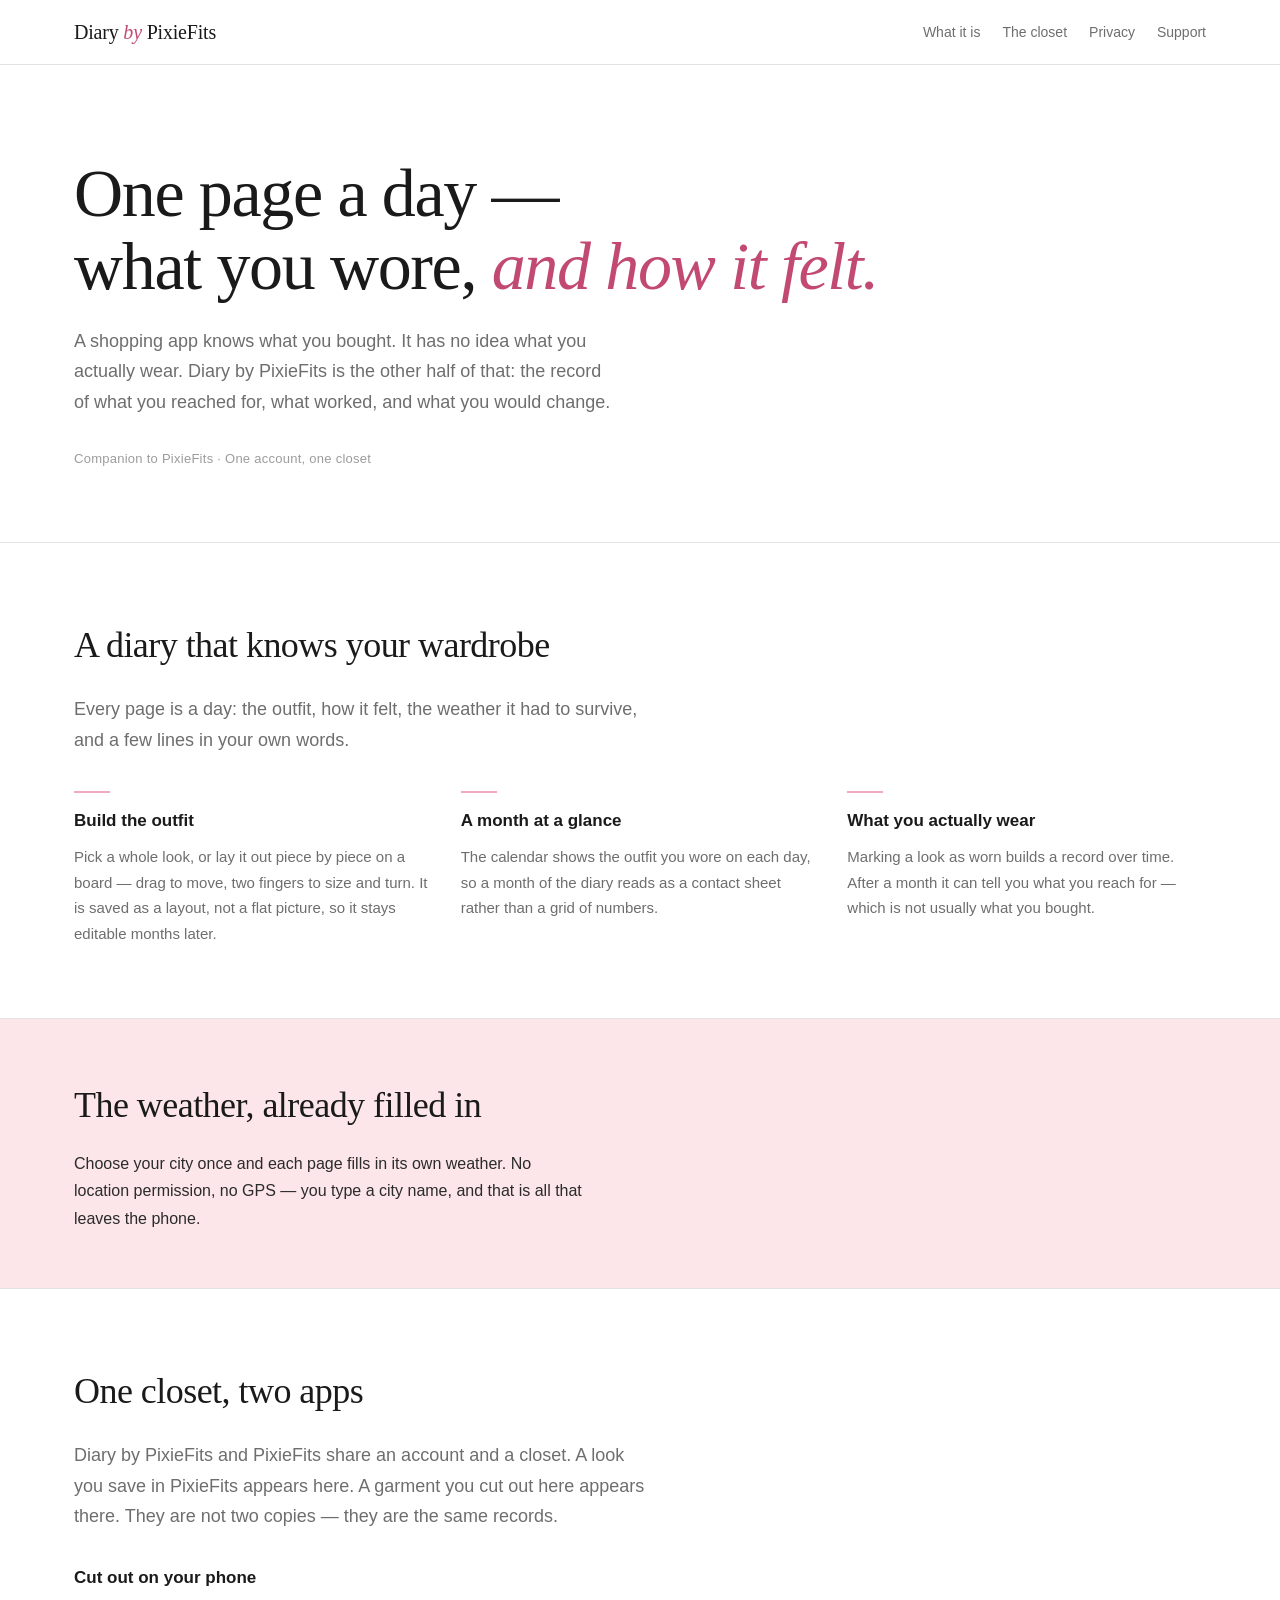
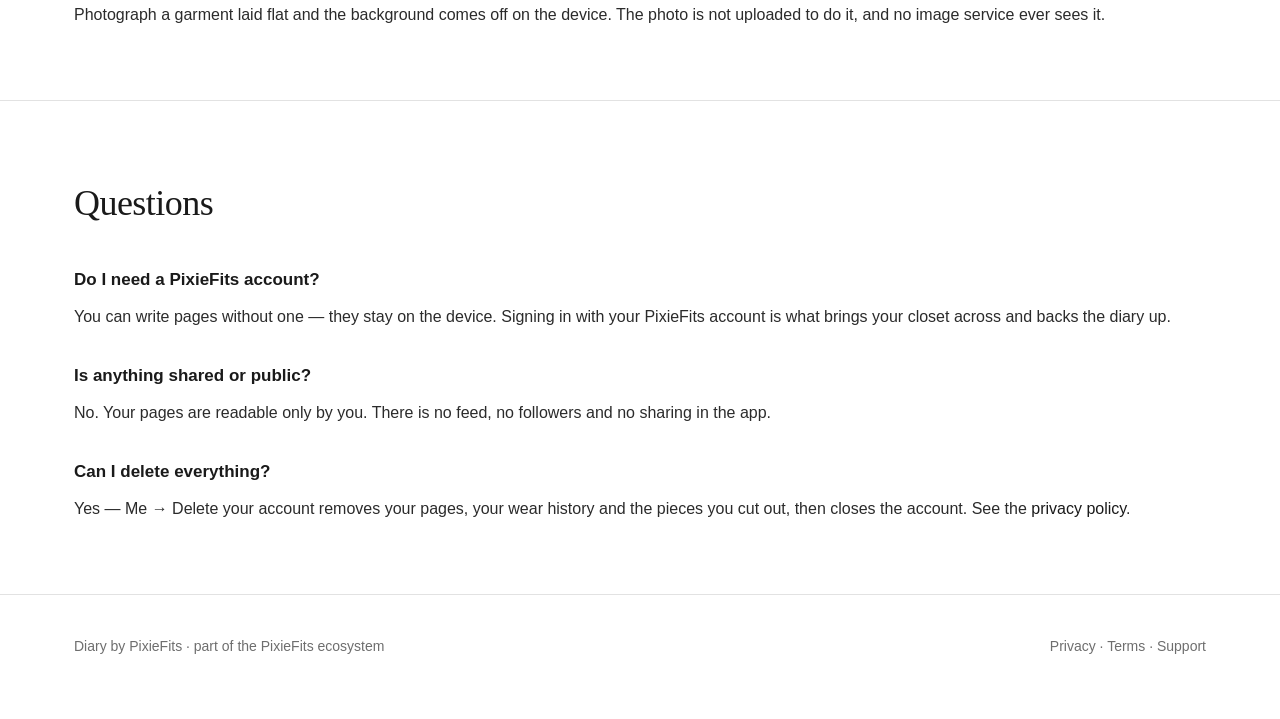
<file: index.html>
<!DOCTYPE html>
<html lang="en">
<head>
<meta charset="UTF-8">
<meta name="viewport" content="width=device-width, initial-scale=1.0">
<title>Diary by PixieFits — one page a day, for what you wore</title>
<meta name="description" content="A private diary for what you wore. Build the outfit piece by piece from your PixieFits closet, and see what you actually reach for.">
<meta property="og:title" content="Diary by PixieFits">
<meta property="og:description" content="One page a day — what you wore, and how it felt.">
<link rel="stylesheet" href="style.css">
<script src="lang.js" defer></script>
</head>
<body>

<nav class="nav">
  <div class="wrap">
    <a href="index.html" class="brand">Diary <em>by</em> PixieFits</a>
    <ul>
      <li><a class="link" href="#what">What it is</a></li>
      <li><a class="link" href="#closet">The closet</a></li>
      <li><a class="link" href="privacy.html">Privacy</a></li>
      <li><a class="link" href="support.html">Support</a></li>
    </ul>
  </div>
</nav>

<header class="hero">
  <div class="wrap">
    <h1>One page a day —<br>what you wore, <em>and how it felt.</em></h1>
    <p>
      A shopping app knows what you bought. It has no idea what you actually wear.
      Diary by PixieFits is the other half of that: the record of what you reached for,
      what worked, and what you would change.
    </p>
    <p class="meta">Companion to PixieFits · One account, one closet</p>
  </div>
</header>

<section id="what">
  <div class="wrap">
    <h2>A diary that knows your wardrobe</h2>
    <p class="lede">
      Every page is a day: the outfit, how it felt, the weather it had to survive,
      and a few lines in your own words.
    </p>
    <div class="grid3">
      <div class="card">
        <div class="rule"></div>
        <h3>Build the outfit</h3>
        <p>
          Pick a whole look, or lay it out piece by piece on a board — drag to move,
          two fingers to size and turn. It is saved as a layout, not a flat picture,
          so it stays editable months later.
        </p>
      </div>
      <div class="card">
        <div class="rule"></div>
        <h3>A month at a glance</h3>
        <p>
          The calendar shows the outfit you wore on each day, so a month of the diary
          reads as a contact sheet rather than a grid of numbers.
        </p>
      </div>
      <div class="card">
        <div class="rule"></div>
        <h3>What you actually wear</h3>
        <p>
          Marking a look as worn builds a record over time. After a month it can tell you
          what you reach for — which is not usually what you bought.
        </p>
      </div>
    </div>
  </div>
</section>

<div class="block">
  <div class="wrap">
    <h2>The weather, already filled in</h2>
    <p>
      Choose your city once and each page fills in its own weather. No location permission,
      no GPS — you type a city name, and that is all that leaves the phone.
    </p>
  </div>
</div>

<section id="closet">
  <div class="wrap">
    <h2>One closet, two apps</h2>
    <p class="lede">
      Diary by PixieFits and PixieFits share an account and a closet. A look you save in
      PixieFits appears here. A garment you cut out here appears there. They are not two
      copies — they are the same records.
    </p>
    <h3>Cut out on your phone</h3>
    <p>
      Photograph a garment laid flat and the background comes off on the device. The photo
      is not uploaded to do it, and no image service ever sees it.
    </p>
  </div>
</section>

<section>
  <div class="wrap">
    <h2>Questions</h2>
    <h3>Do I need a PixieFits account?</h3>
    <p>
      You can write pages without one — they stay on the device. Signing in with your
      PixieFits account is what brings your closet across and backs the diary up.
    </p>
    <h3>Is anything shared or public?</h3>
    <p>
      No. Your pages are readable only by you. There is no feed, no followers and no sharing
      in the app.
    </p>
    <h3>Can I delete everything?</h3>
    <p>
      Yes — Me → Delete your account removes your pages, your wear history and the pieces you
      cut out, then closes the account. See the <a href="privacy.html">privacy policy</a>.
    </p>
  </div>
</section>

<footer>
  <div class="wrap">
    <span>Diary by PixieFits · part of the PixieFits ecosystem</span>
    <span>
      <a href="privacy.html">Privacy</a> ·
      <a href="terms.html">Terms</a> ·
      <a href="support.html">Support</a>
    </span>
  </div>
</footer>

</body>
</html>
</file>
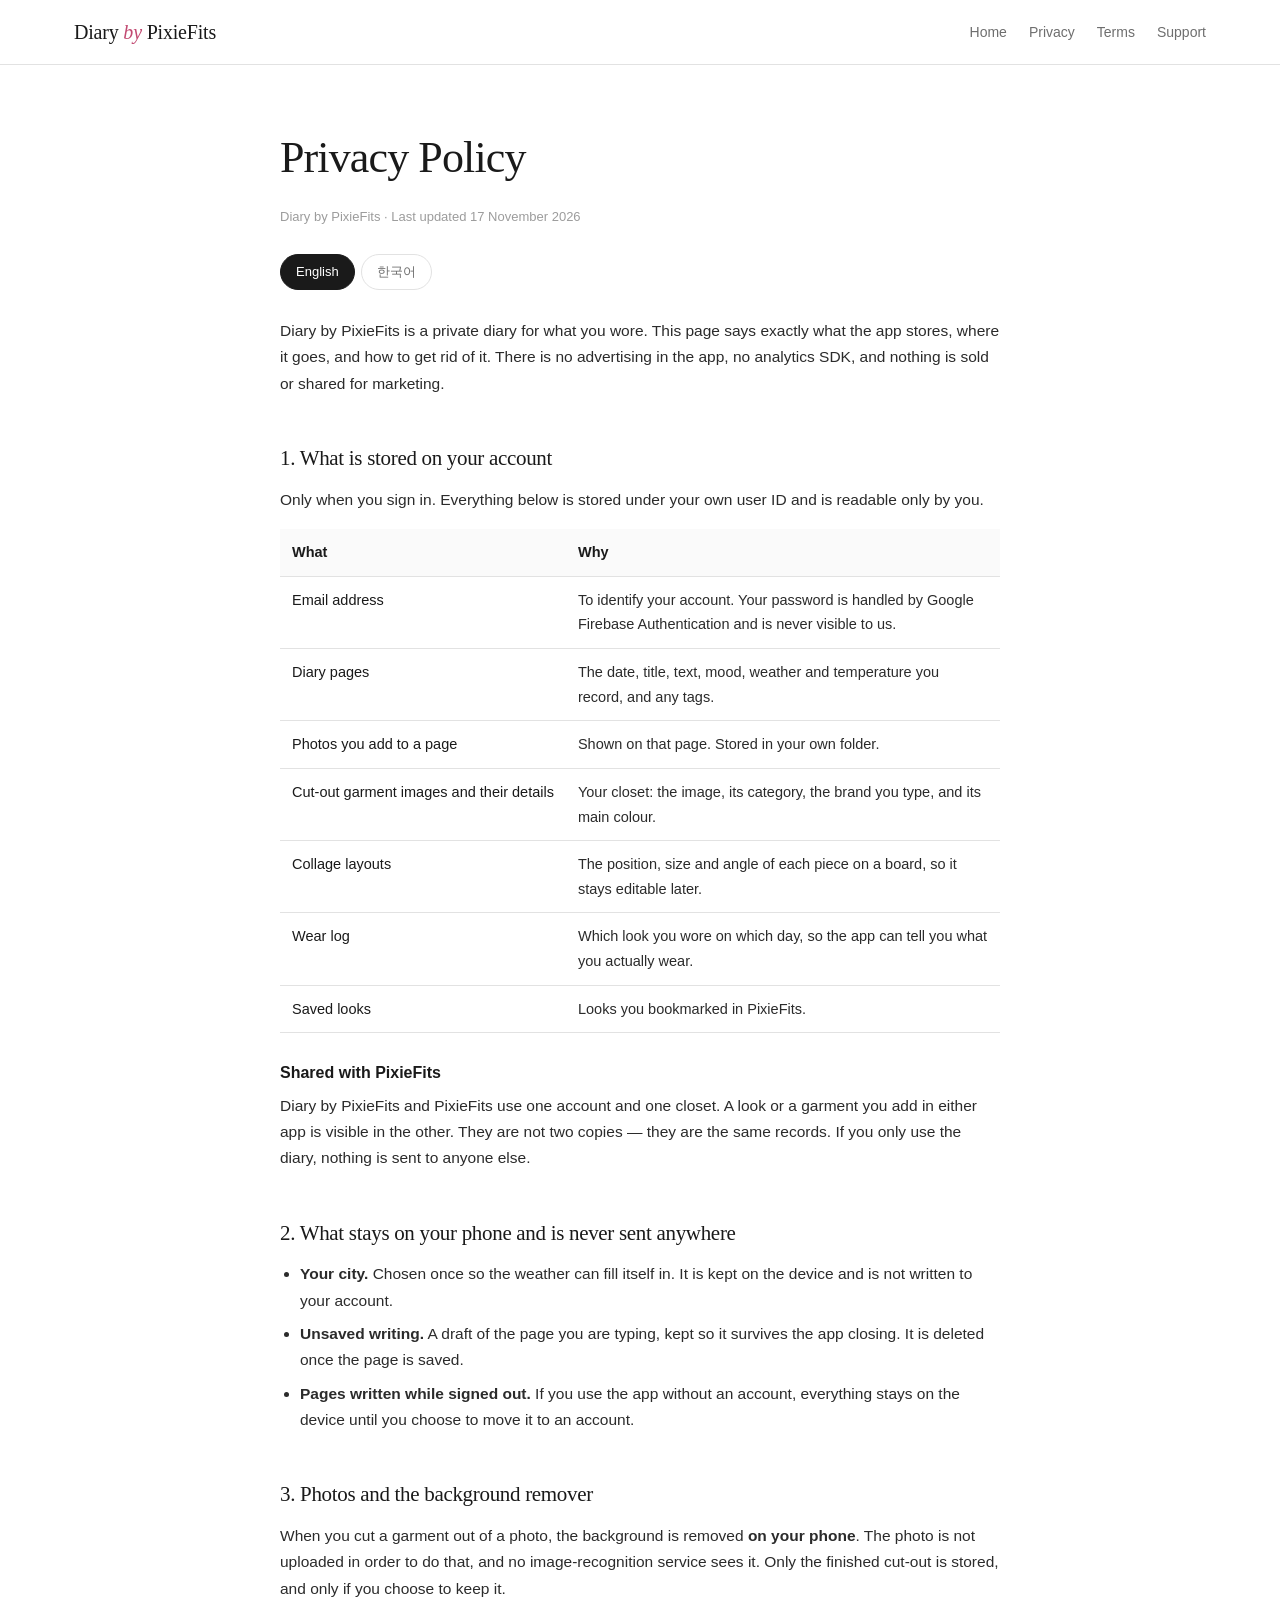
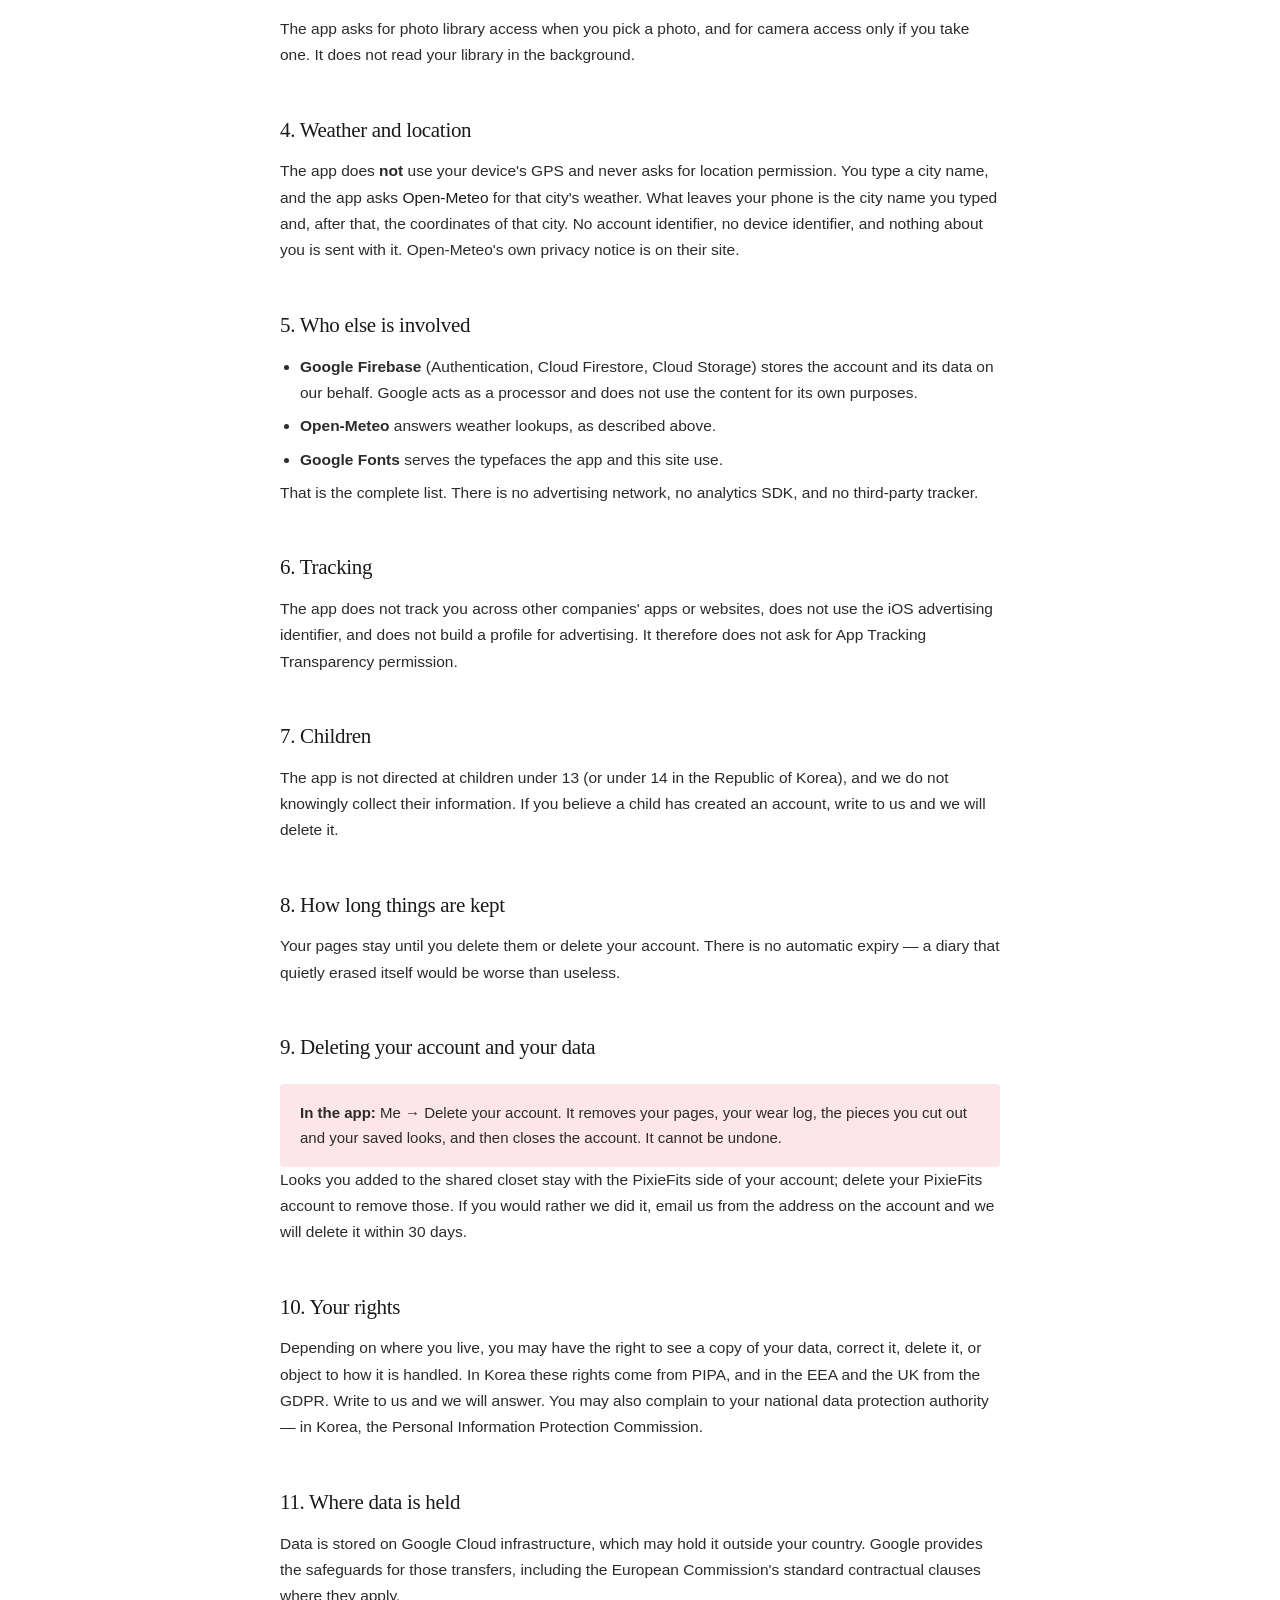
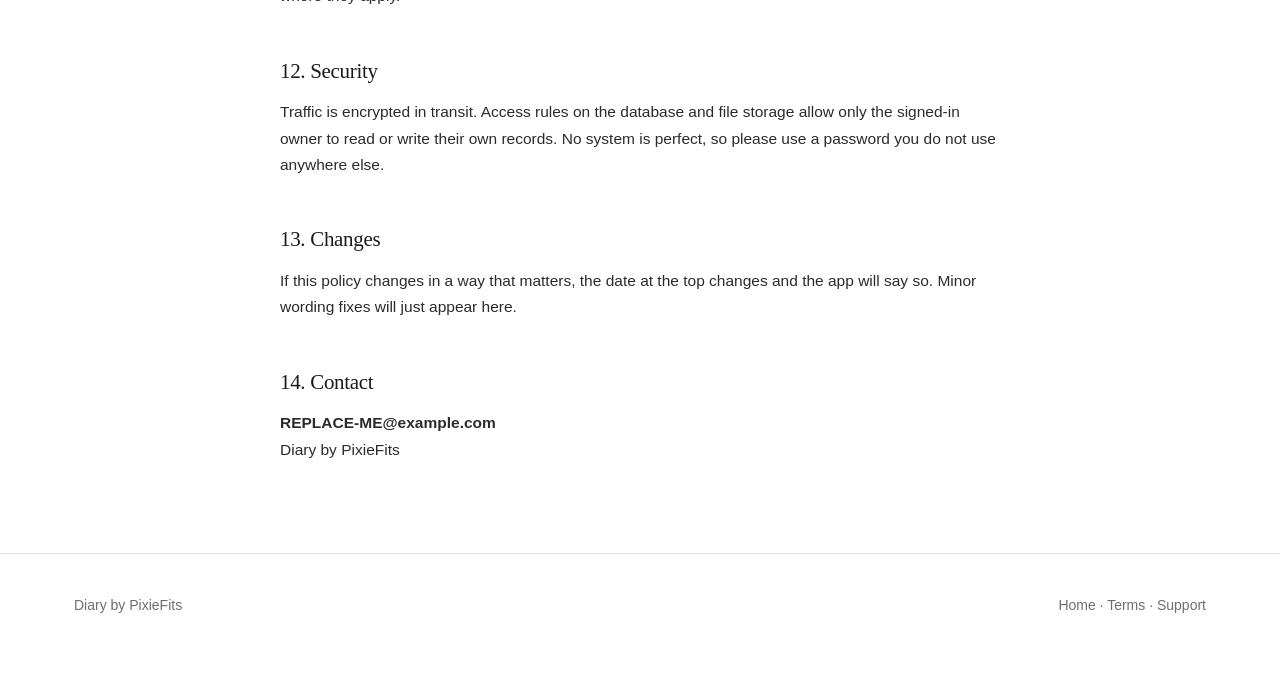
<file: privacy.html>
<!DOCTYPE html>
<html lang="en">
<head>
<meta charset="UTF-8">
<meta name="viewport" content="width=device-width, initial-scale=1.0">
<title>Privacy Policy — Diary by PixieFits</title>
<meta name="description" content="What Diary by PixieFits stores, where it is stored, and how to delete it.">
<link rel="stylesheet" href="style.css">
<script src="lang.js" defer></script>
</head>
<body>

<nav class="nav">
  <div class="wrap">
    <a href="index.html" class="brand">Diary <em>by</em> PixieFits</a>
    <ul>
      <li><a class="link" href="index.html">Home</a></li>
      <li><a class="link" href="privacy.html">Privacy</a></li>
      <li><a class="link" href="terms.html">Terms</a></li>
      <li><a class="link" href="support.html">Support</a></li>
    </ul>
  </div>
</nav>

<div class="wrap narrow doc">

  <!-- ============================ ENGLISH ============================ -->
  <div data-lang="en">
    <h1>Privacy Policy</h1>
    <p class="updated">Diary by PixieFits · Last updated 17 November 2026</p>

    <div class="langbar">
      <button data-set="en" aria-pressed="true">English</button>
      <button data-set="ko" aria-pressed="false">한국어</button>
    </div>

    <p style="margin-top:28px">
      Diary by PixieFits is a private diary for what you wore. This page says exactly what the
      app stores, where it goes, and how to get rid of it. There is no advertising in the app,
      no analytics SDK, and nothing is sold or shared for marketing.
    </p>

    <h2>1. What is stored on your account</h2>
    <p>Only when you sign in. Everything below is stored under your own user ID and is readable only by you.</p>
    <table>
      <thead><tr><th>What</th><th>Why</th></tr></thead>
      <tbody>
        <tr><td>Email address</td><td>To identify your account. Your password is handled by Google Firebase Authentication and is never visible to us.</td></tr>
        <tr><td>Diary pages</td><td>The date, title, text, mood, weather and temperature you record, and any tags.</td></tr>
        <tr><td>Photos you add to a page</td><td>Shown on that page. Stored in your own folder.</td></tr>
        <tr><td>Cut-out garment images and their details</td><td>Your closet: the image, its category, the brand you type, and its main colour.</td></tr>
        <tr><td>Collage layouts</td><td>The position, size and angle of each piece on a board, so it stays editable later.</td></tr>
        <tr><td>Wear log</td><td>Which look you wore on which day, so the app can tell you what you actually wear.</td></tr>
        <tr><td>Saved looks</td><td>Looks you bookmarked in PixieFits.</td></tr>
      </tbody>
    </table>

    <h3>Shared with PixieFits</h3>
    <p>
      Diary by PixieFits and PixieFits use one account and one closet. A look or a garment you add
      in either app is visible in the other. They are not two copies — they are the same records.
      If you only use the diary, nothing is sent to anyone else.
    </p>

    <h2>2. What stays on your phone and is never sent anywhere</h2>
    <ul>
      <li><strong>Your city.</strong> Chosen once so the weather can fill itself in. It is kept on the device and is not written to your account.</li>
      <li><strong>Unsaved writing.</strong> A draft of the page you are typing, kept so it survives the app closing. It is deleted once the page is saved.</li>
      <li><strong>Pages written while signed out.</strong> If you use the app without an account, everything stays on the device until you choose to move it to an account.</li>
    </ul>

    <h2>3. Photos and the background remover</h2>
    <p>
      When you cut a garment out of a photo, the background is removed <strong>on your phone</strong>.
      The photo is not uploaded in order to do that, and no image-recognition service sees it. Only
      the finished cut-out is stored, and only if you choose to keep it.
    </p>
    <p>
      The app asks for photo library access when you pick a photo, and for camera access only if
      you take one. It does not read your library in the background.
    </p>

    <h2>4. Weather and location</h2>
    <p>
      The app does <strong>not</strong> use your device's GPS and never asks for location permission.
      You type a city name, and the app asks
      <a href="https://open-meteo.com/" rel="noopener" target="_blank">Open-Meteo</a> for that city's
      weather. What leaves your phone is the city name you typed and, after that, the coordinates of
      that city. No account identifier, no device identifier, and nothing about you is sent with it.
      Open-Meteo's own privacy notice is on their site.
    </p>

    <h2>5. Who else is involved</h2>
    <ul>
      <li><strong>Google Firebase</strong> (Authentication, Cloud Firestore, Cloud Storage) stores the account and its data on our behalf. Google acts as a processor and does not use the content for its own purposes.</li>
      <li><strong>Open-Meteo</strong> answers weather lookups, as described above.</li>
      <li><strong>Google Fonts</strong> serves the typefaces the app and this site use.</li>
    </ul>
    <p>That is the complete list. There is no advertising network, no analytics SDK, and no third-party tracker.</p>

    <h2>6. Tracking</h2>
    <p>
      The app does not track you across other companies' apps or websites, does not use the iOS
      advertising identifier, and does not build a profile for advertising. It therefore does not
      ask for App Tracking Transparency permission.
    </p>

    <h2>7. Children</h2>
    <p>
      The app is not directed at children under 13 (or under 14 in the Republic of Korea), and we do
      not knowingly collect their information. If you believe a child has created an account, write
      to us and we will delete it.
    </p>

    <h2>8. How long things are kept</h2>
    <p>
      Your pages stay until you delete them or delete your account. There is no automatic expiry —
      a diary that quietly erased itself would be worse than useless.
    </p>

    <h2>9. Deleting your account and your data</h2>
    <div class="note">
      <strong>In the app:</strong> Me → Delete your account. It removes your pages, your wear log,
      the pieces you cut out and your saved looks, and then closes the account. It cannot be undone.
    </div>
    <p>
      Looks you added to the shared closet stay with the PixieFits side of your account; delete your
      PixieFits account to remove those. If you would rather we did it, email us from the address on
      the account and we will delete it within 30 days.
    </p>

    <h2>10. Your rights</h2>
    <p>
      Depending on where you live, you may have the right to see a copy of your data, correct it,
      delete it, or object to how it is handled. In Korea these rights come from PIPA, and in the
      EEA and the UK from the GDPR. Write to us and we will answer. You may also complain to your
      national data protection authority — in Korea, the Personal Information Protection Commission.
    </p>

    <h2>11. Where data is held</h2>
    <p>
      Data is stored on Google Cloud infrastructure, which may hold it outside your country. Google
      provides the safeguards for those transfers, including the European Commission's standard
      contractual clauses where they apply.
    </p>

    <h2>12. Security</h2>
    <p>
      Traffic is encrypted in transit. Access rules on the database and file storage allow only the
      signed-in owner to read or write their own records. No system is perfect, so please use a
      password you do not use anywhere else.
    </p>

    <h2>13. Changes</h2>
    <p>
      If this policy changes in a way that matters, the date at the top changes and the app will say
      so. Minor wording fixes will just appear here.
    </p>

    <h2>14. Contact</h2>
    <p>
      <!-- ⚠️⚠️ REPLACE THIS with your real contact address before publishing. ⚠️⚠️ -->
      <strong>REPLACE-ME@example.com</strong><br>
      Diary by PixieFits
    </p>
  </div>

  <!-- ============================ 한국어 ============================ -->
  <div data-lang="ko">
    <h1>개인정보 처리방침</h1>
    <p class="updated">Diary by PixieFits · 최종 수정 2026년 11월 17일</p>

    <div class="langbar">
      <button data-set="en" aria-pressed="false">English</button>
      <button data-set="ko" aria-pressed="true">한국어</button>
    </div>

    <p style="margin-top:28px">
      Diary by PixieFits는 그날 입은 옷을 기록하는 개인 일기 앱입니다. 이 문서는 앱이 무엇을
      저장하고, 그게 어디로 가며, 어떻게 지울 수 있는지를 그대로 적은 것입니다. 앱에는 광고가
      없고, 분석 SDK도 넣지 않았으며, 어떤 정보도 판매하거나 마케팅 목적으로 제공하지 않습니다.
    </p>

    <h2>1. 계정에 저장되는 것</h2>
    <p>로그인한 경우에만 해당합니다. 아래 항목은 모두 본인의 사용자 ID 아래에 저장되며 본인만 읽을 수 있습니다.</p>
    <table>
      <thead><tr><th>항목</th><th>이유</th></tr></thead>
      <tbody>
        <tr><td>이메일 주소</td><td>계정 식별용입니다. 비밀번호는 Google Firebase Authentication이 처리하며 저희는 볼 수 없습니다.</td></tr>
        <tr><td>일기 페이지</td><td>날짜, 제목, 본문, 기분, 날씨와 기온, 태그.</td></tr>
        <tr><td>페이지에 올린 사진</td><td>해당 페이지에 표시됩니다. 본인 폴더에만 저장됩니다.</td></tr>
        <tr><td>누끼 딴 옷 이미지와 정보</td><td>옷장입니다. 이미지, 종류, 직접 입력한 브랜드, 대표 색상.</td></tr>
        <tr><td>콜라주 배치</td><td>보드 위 각 조각의 위치·크기·각도. 나중에 다시 편집할 수 있도록 저장합니다.</td></tr>
        <tr><td>착용 기록</td><td>어느 날 무엇을 입었는지. 실제로 자주 입는 옷을 알려주기 위해 필요합니다.</td></tr>
        <tr><td>저장한 룩</td><td>PixieFits에서 저장해 둔 룩.</td></tr>
      </tbody>
    </table>

    <h3>PixieFits와 공유되는 부분</h3>
    <p>
      Diary by PixieFits와 PixieFits는 <strong>하나의 계정, 하나의 옷장</strong>을 씁니다. 한쪽에서
      추가한 룩이나 옷은 다른 쪽에서도 보입니다. 복사본이 아니라 같은 기록입니다. 일기 앱만
      쓰신다면 그 내용이 다른 누구에게도 전달되지 않습니다.
    </p>

    <h2>2. 기기에만 남고 어디로도 전송되지 않는 것</h2>
    <ul>
      <li><strong>거주 도시.</strong> 날씨를 자동으로 채우기 위해 한 번 선택합니다. 기기에만 저장되고 계정에는 기록되지 않습니다.</li>
      <li><strong>저장 전 작성 중인 글.</strong> 앱이 꺼져도 쓰던 문장이 남도록 보관하는 초안입니다. 페이지를 저장하면 삭제됩니다.</li>
      <li><strong>로그아웃 상태로 쓴 페이지.</strong> 계정 없이 사용하면 모든 내용이 기기에만 있으며, 직접 계정으로 옮기기 전까지는 전송되지 않습니다.</li>
    </ul>

    <h2>3. 사진과 배경 제거</h2>
    <p>
      사진에서 옷의 배경을 지우는 처리는 <strong>기기 안에서</strong> 이루어집니다. 이를 위해 사진을
      업로드하지 않으며, 어떤 이미지 인식 서비스도 사진을 보지 않습니다. 저장되는 것은 완성된
      누끼 이미지뿐이고, 그것도 사용자가 저장을 선택했을 때만 저장됩니다.
    </p>
    <p>
      사진을 고를 때 사진 보관함 권한을, 직접 촬영할 때만 카메라 권한을 요청합니다. 백그라운드에서
      사진 보관함을 읽지 않습니다.
    </p>

    <h2>4. 날씨와 위치</h2>
    <p>
      이 앱은 기기의 <strong>GPS를 사용하지 않으며</strong> 위치 권한을 요청하지도 않습니다. 사용자가
      도시 이름을 직접 입력하면 앱이
      <a href="https://open-meteo.com/" rel="noopener" target="_blank">Open-Meteo</a>에 그 도시의 날씨를
      조회합니다. 기기에서 나가는 정보는 입력한 도시 이름과, 그 다음부터는 해당 도시의 좌표뿐입니다.
      계정 식별자나 기기 식별자 등 사용자를 특정할 수 있는 정보는 함께 전송되지 않습니다.
    </p>

    <h2>5. 함께 관여하는 곳</h2>
    <ul>
      <li><strong>Google Firebase</strong> (인증, Cloud Firestore, Cloud Storage) — 저희를 대신해 계정과 데이터를 저장하는 수탁자이며, 그 내용을 자체 목적으로 사용하지 않습니다.</li>
      <li><strong>Open-Meteo</strong> — 위에 적은 날씨 조회를 처리합니다.</li>
      <li><strong>Google Fonts</strong> — 앱과 이 사이트의 글꼴을 제공합니다.</li>
    </ul>
    <p>이것이 전부입니다. 광고 네트워크, 분석 SDK, 제3자 트래커는 사용하지 않습니다.</p>

    <h2>6. 추적</h2>
    <p>
      다른 회사의 앱이나 웹사이트에 걸쳐 사용자를 추적하지 않고, iOS 광고 식별자를 사용하지 않으며,
      광고용 프로필을 만들지 않습니다. 따라서 앱 추적 투명성(ATT) 권한도 요청하지 않습니다.
    </p>

    <h2>7. 아동</h2>
    <p>
      이 앱은 만 14세 미만(대한민국 기준, 그 외 지역은 13세 미만) 아동을 대상으로 하지 않으며 해당
      정보를 알면서 수집하지 않습니다. 아동이 계정을 만든 것으로 보인다면 알려주시면 삭제하겠습니다.
    </p>

    <h2>8. 보유 기간</h2>
    <p>
      작성한 페이지는 직접 삭제하거나 계정을 삭제할 때까지 보관됩니다. 자동으로 만료되지 않습니다 —
      일기가 조용히 스스로 지워진다면 없느니만 못하니까요.
    </p>

    <h2>9. 계정과 데이터 삭제</h2>
    <div class="note">
      <strong>앱에서:</strong> Me → Delete your account. 작성한 페이지, 착용 기록, 누끼 조각, 저장한
      룩을 지우고 계정을 닫습니다. 되돌릴 수 없습니다.
    </div>
    <p>
      공용 옷장에 추가한 룩은 계정의 PixieFits 쪽에 남으며, PixieFits 계정을 삭제하면 함께 지워집니다.
      직접 하기 어려우시면 계정에 등록된 주소로 메일 주시면 30일 이내에 삭제해 드립니다.
    </p>

    <h2>10. 이용자의 권리</h2>
    <p>
      거주 지역에 따라 본인 정보의 열람, 정정, 삭제, 처리정지를 요구할 권리가 있습니다. 대한민국에서는
      「개인정보 보호법」에, 유럽경제지역과 영국에서는 GDPR에 근거합니다. 메일 주시면 회신드립니다.
      개인정보보호위원회를 비롯한 감독기관에 신고하실 수도 있습니다.
    </p>

    <h2>11. 데이터 보관 위치</h2>
    <p>
      데이터는 Google Cloud 인프라에 저장되며, 이용자의 국가 밖에 보관될 수 있습니다. 해당 국외 이전에
      대한 보호조치는 Google이 제공하며, 적용되는 경우 유럽연합 집행위원회의 표준계약조항이 포함됩니다.
    </p>

    <h2>12. 보안</h2>
    <p>
      전송 구간은 암호화됩니다. 데이터베이스와 파일 저장소의 접근 규칙은 로그인한 본인만 자신의 기록을
      읽고 쓸 수 있도록 제한합니다. 완전한 시스템은 없으므로, 다른 곳에서 쓰지 않는 비밀번호를 사용해 주세요.
    </p>

    <h2>13. 변경</h2>
    <p>
      의미 있는 변경이 있으면 상단의 날짜가 바뀌고 앱에서도 안내합니다. 표현을 다듬는 정도의 수정은
      이 페이지에만 반영됩니다.
    </p>

    <h2>14. 문의</h2>
    <p>
      <!-- ⚠️⚠️ 게시 전에 실제 연락처로 바꾸세요 ⚠️⚠️ -->
      <strong>REPLACE-ME@example.com</strong><br>
      Diary by PixieFits
    </p>
  </div>

</div>

<footer>
  <div class="wrap">
    <span>Diary by PixieFits</span>
    <span>
      <a href="index.html">Home</a> ·
      <a href="terms.html">Terms</a> ·
      <a href="support.html">Support</a>
    </span>
  </div>
</footer>

</body>
</html>
</file>
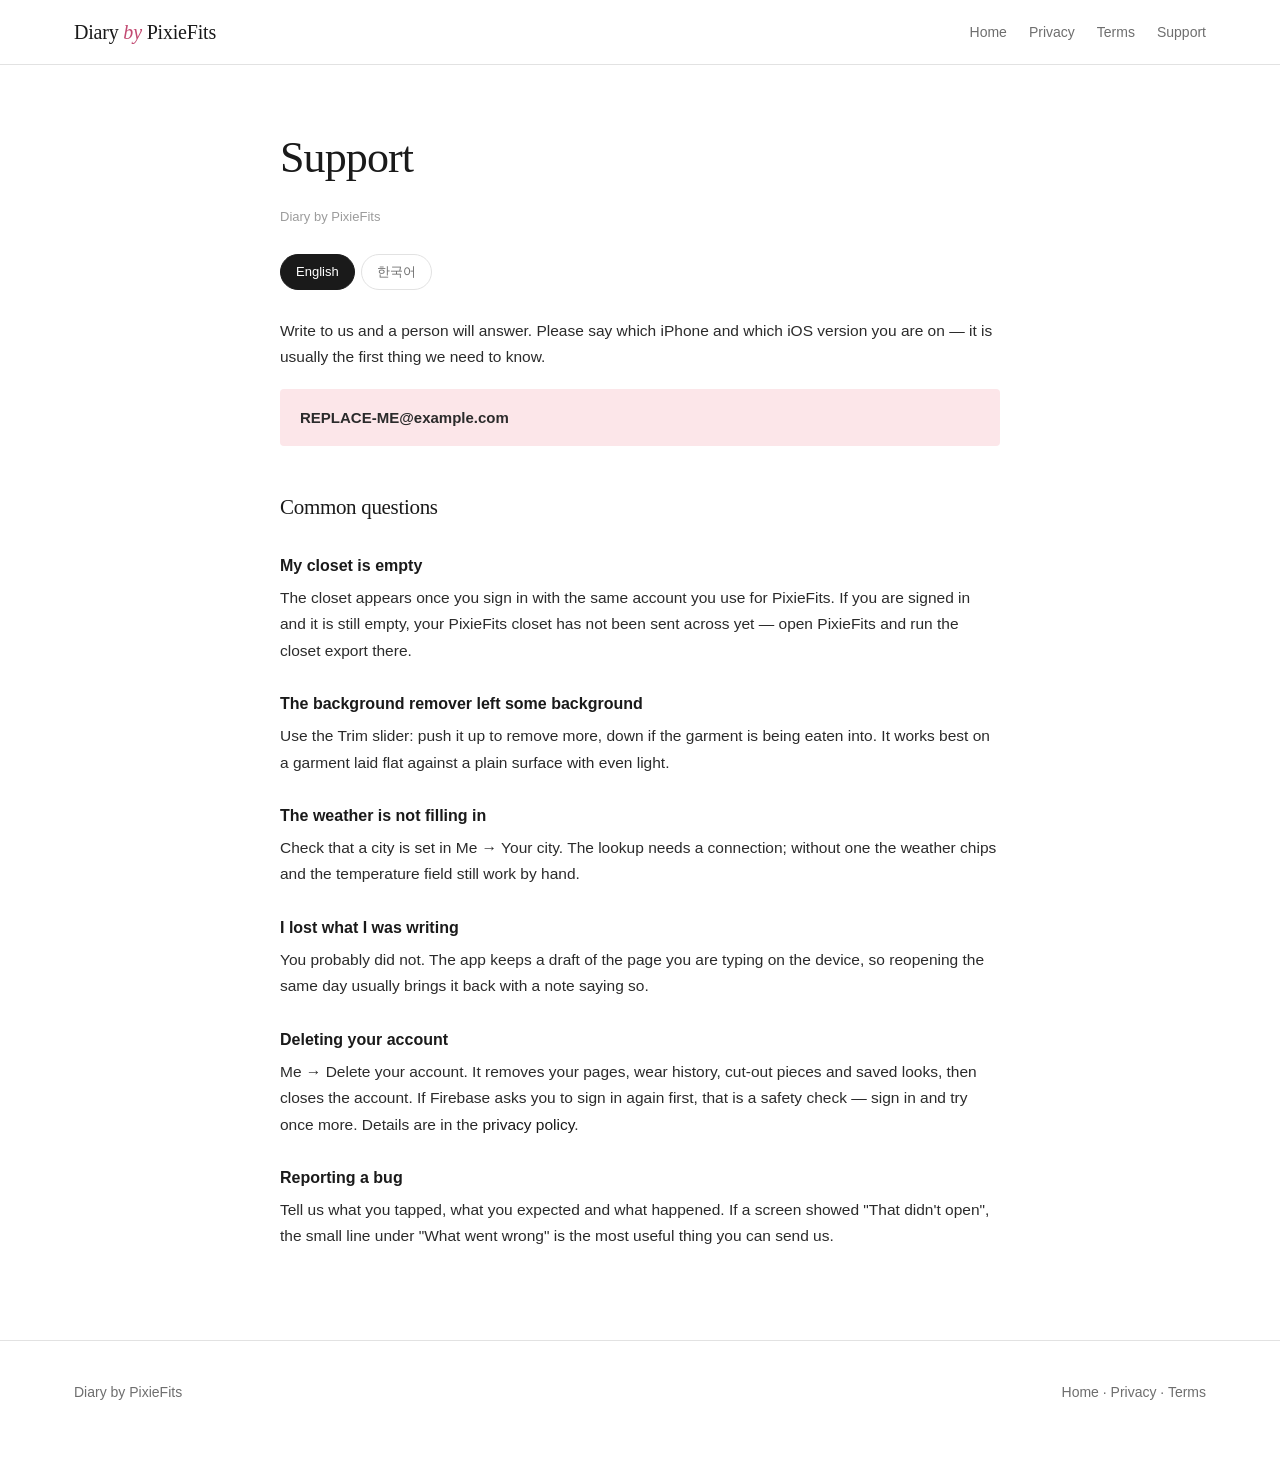
<file: support.html>
<!DOCTYPE html>
<html lang="en">
<head>
<meta charset="UTF-8">
<meta name="viewport" content="width=device-width, initial-scale=1.0">
<title>Support — Diary by PixieFits</title>
<meta name="description" content="Help with Diary by PixieFits: syncing, cut-outs, weather, and deleting your account.">
<link rel="stylesheet" href="style.css">
<script src="lang.js" defer></script>
</head>
<body>

<nav class="nav">
  <div class="wrap">
    <a href="index.html" class="brand">Diary <em>by</em> PixieFits</a>
    <ul>
      <li><a class="link" href="index.html">Home</a></li>
      <li><a class="link" href="privacy.html">Privacy</a></li>
      <li><a class="link" href="terms.html">Terms</a></li>
      <li><a class="link" href="support.html">Support</a></li>
    </ul>
  </div>
</nav>

<div class="wrap narrow doc">

  <div data-lang="en">
    <h1>Support</h1>
    <p class="updated">Diary by PixieFits</p>
    <div class="langbar">
      <button data-set="en" aria-pressed="true">English</button>
      <button data-set="ko" aria-pressed="false">한국어</button>
    </div>

    <p style="margin-top:28px">
      Write to us and a person will answer. Please say which iPhone and which iOS version you
      are on — it is usually the first thing we need to know.
    </p>
    <div class="note">
      <!-- ⚠️⚠️ REPLACE with your real contact address before publishing. ⚠️⚠️ -->
      <strong>REPLACE-ME@example.com</strong>
    </div>

    <h2>Common questions</h2>

    <h3>My closet is empty</h3>
    <p>
      The closet appears once you sign in with the same account you use for PixieFits. If you
      are signed in and it is still empty, your PixieFits closet has not been sent across yet —
      open PixieFits and run the closet export there.
    </p>

    <h3>The background remover left some background</h3>
    <p>
      Use the Trim slider: push it up to remove more, down if the garment is being eaten into.
      It works best on a garment laid flat against a plain surface with even light.
    </p>

    <h3>The weather is not filling in</h3>
    <p>
      Check that a city is set in Me → Your city. The lookup needs a connection; without one the
      weather chips and the temperature field still work by hand.
    </p>

    <h3>I lost what I was writing</h3>
    <p>
      You probably did not. The app keeps a draft of the page you are typing on the device, so
      reopening the same day usually brings it back with a note saying so.
    </p>

    <h3>Deleting your account</h3>
    <p>
      Me → Delete your account. It removes your pages, wear history, cut-out pieces and saved
      looks, then closes the account. If Firebase asks you to sign in again first, that is a
      safety check — sign in and try once more. Details are in the
      <a href="privacy.html">privacy policy</a>.
    </p>

    <h3>Reporting a bug</h3>
    <p>
      Tell us what you tapped, what you expected and what happened. If a screen showed
      "That didn't open", the small line under "What went wrong" is the most useful thing
      you can send us.
    </p>
  </div>

  <div data-lang="ko">
    <h1>고객지원</h1>
    <p class="updated">Diary by PixieFits</p>
    <div class="langbar">
      <button data-set="en" aria-pressed="false">English</button>
      <button data-set="ko" aria-pressed="true">한국어</button>
    </div>

    <p style="margin-top:28px">
      메일 주시면 사람이 답변드립니다. 사용 중인 iPhone 기종과 iOS 버전을 함께 적어주세요 —
      대개 가장 먼저 필요한 정보입니다.
    </p>
    <div class="note">
      <!-- ⚠️⚠️ 게시 전에 실제 연락처로 바꾸세요 ⚠️⚠️ -->
      <strong>REPLACE-ME@example.com</strong>
    </div>

    <h2>자주 묻는 것</h2>

    <h3>옷장이 비어 있어요</h3>
    <p>
      PixieFits에서 쓰는 계정과 같은 계정으로 로그인하면 옷장이 나타납니다. 로그인했는데도
      비어 있다면 PixieFits 옷장이 아직 전송되지 않은 것입니다. PixieFits를 열어 옷장 내보내기를
      실행해 주세요.
    </p>

    <h3>배경이 덜 지워져요</h3>
    <p>
      Trim 슬라이더를 올리면 더 많이 지우고, 내리면 옷이 깎이는 걸 줄입니다. 옷을 평평하게 펴고
      단색 배경에 고른 조명으로 찍었을 때 가장 잘 됩니다.
    </p>

    <h3>날씨가 안 채워져요</h3>
    <p>
      Me → Your city에서 도시가 설정되어 있는지 확인해 주세요. 조회에는 인터넷 연결이 필요하고,
      연결이 없어도 날씨 선택과 기온 입력은 직접 하실 수 있습니다.
    </p>

    <h3>쓰던 글이 사라졌어요</h3>
    <p>
      대부분 사라지지 않았습니다. 앱이 작성 중인 초안을 기기에 보관하기 때문에, 같은 날짜를 다시
      열면 안내 문구와 함께 돌아와 있는 경우가 많습니다.
    </p>

    <h3>계정 삭제</h3>
    <p>
      Me → Delete your account에서 하실 수 있습니다. 페이지, 착용 기록, 누끼 조각, 저장한 룩을
      지우고 계정을 닫습니다. 다시 로그인하라는 안내가 나오면 안전을 위한 확인이니 로그인 후 다시
      시도해 주세요. 자세한 내용은 <a href="privacy.html">개인정보 처리방침</a>에 있습니다.
    </p>

    <h3>버그 신고</h3>
    <p>
      무엇을 눌렀고, 무엇을 기대했고, 실제로 무슨 일이 일어났는지 적어주세요. "That didn't open"
      화면이 나왔다면 "What went wrong" 아래의 짧은 문장이 가장 도움이 됩니다.
    </p>
  </div>

</div>

<footer>
  <div class="wrap">
    <span>Diary by PixieFits</span>
    <span><a href="index.html">Home</a> · <a href="privacy.html">Privacy</a> · <a href="terms.html">Terms</a></span>
  </div>
</footer>

</body>
</html>
</file>
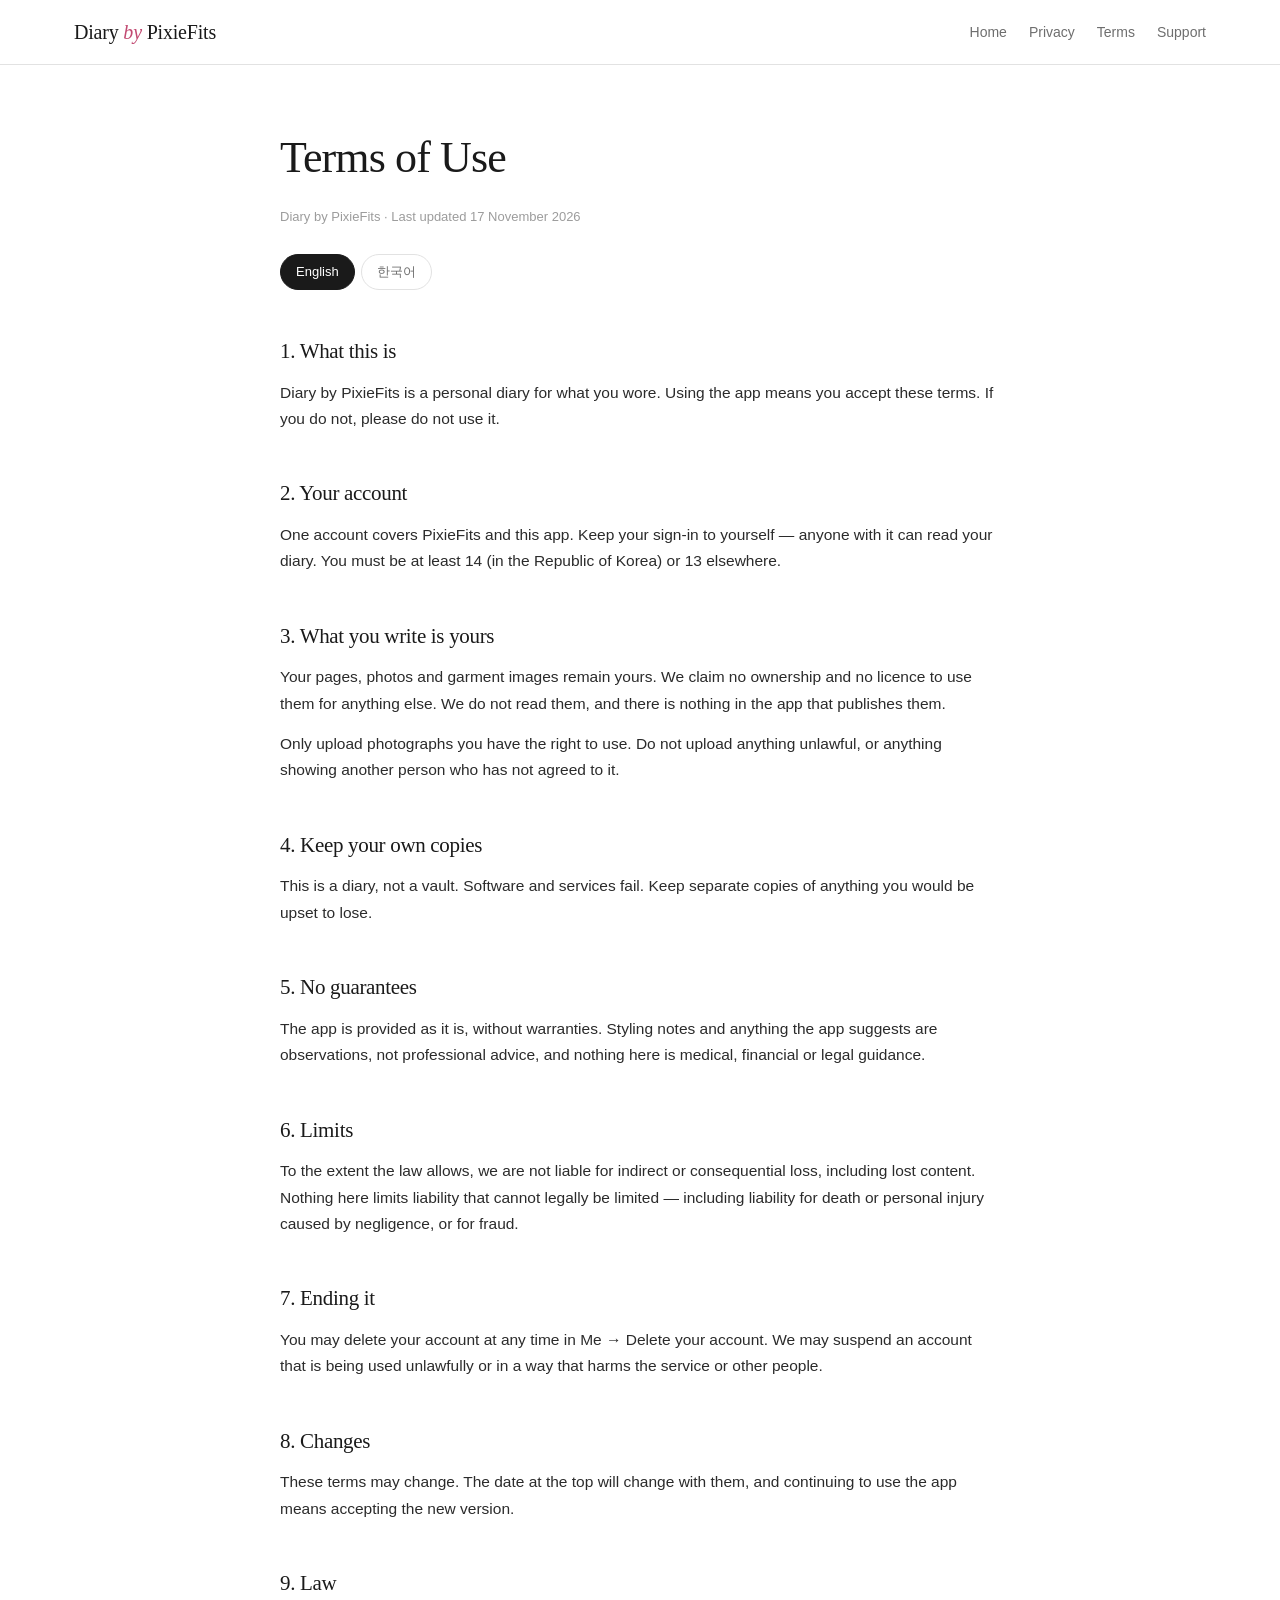
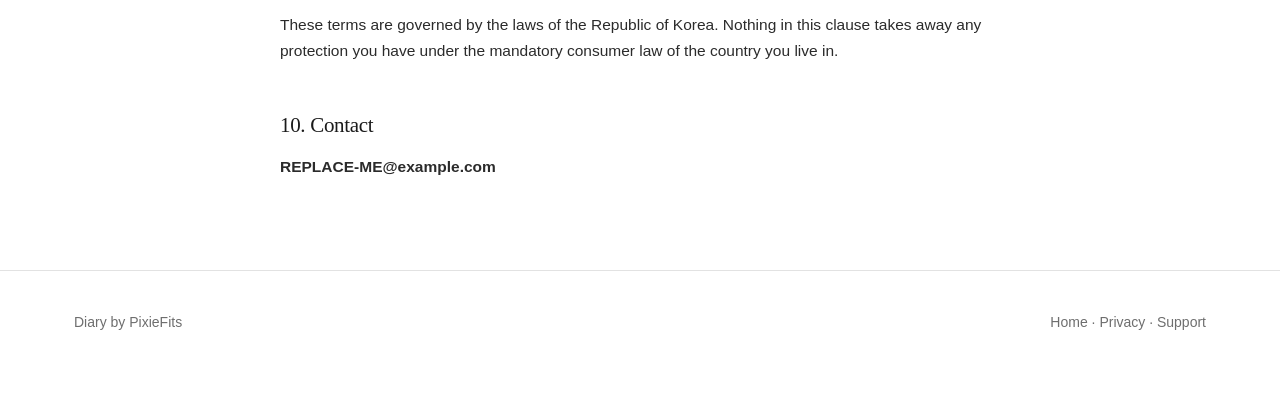
<file: terms.html>
<!DOCTYPE html>
<html lang="en">
<head>
<meta charset="UTF-8">
<meta name="viewport" content="width=device-width, initial-scale=1.0">
<title>Terms of Use — Diary by PixieFits</title>
<meta name="description" content="Terms of use for Diary by PixieFits.">
<link rel="stylesheet" href="style.css">
<script src="lang.js" defer></script>
</head>
<body>

<nav class="nav">
  <div class="wrap">
    <a href="index.html" class="brand">Diary <em>by</em> PixieFits</a>
    <ul>
      <li><a class="link" href="index.html">Home</a></li>
      <li><a class="link" href="privacy.html">Privacy</a></li>
      <li><a class="link" href="terms.html">Terms</a></li>
      <li><a class="link" href="support.html">Support</a></li>
    </ul>
  </div>
</nav>

<div class="wrap narrow doc">

  <div data-lang="en">
    <h1>Terms of Use</h1>
    <p class="updated">Diary by PixieFits · Last updated 17 November 2026</p>
    <div class="langbar">
      <button data-set="en" aria-pressed="true">English</button>
      <button data-set="ko" aria-pressed="false">한국어</button>
    </div>

    <h2>1. What this is</h2>
    <p style="margin-top:10px">
      Diary by PixieFits is a personal diary for what you wore. Using the app means you accept
      these terms. If you do not, please do not use it.
    </p>

    <h2>2. Your account</h2>
    <p>
      One account covers PixieFits and this app. Keep your sign-in to yourself — anyone with it
      can read your diary. You must be at least 14 (in the Republic of Korea) or 13 elsewhere.
    </p>

    <h2>3. What you write is yours</h2>
    <p>
      Your pages, photos and garment images remain yours. We claim no ownership and no licence to
      use them for anything else. We do not read them, and there is nothing in the app that
      publishes them.
    </p>
    <p>
      Only upload photographs you have the right to use. Do not upload anything unlawful, or
      anything showing another person who has not agreed to it.
    </p>

    <h2>4. Keep your own copies</h2>
    <p>
      This is a diary, not a vault. Software and services fail. Keep separate copies of anything
      you would be upset to lose.
    </p>

    <h2>5. No guarantees</h2>
    <p>
      The app is provided as it is, without warranties. Styling notes and anything the app
      suggests are observations, not professional advice, and nothing here is medical,
      financial or legal guidance.
    </p>

    <h2>6. Limits</h2>
    <p>
      To the extent the law allows, we are not liable for indirect or consequential loss,
      including lost content. Nothing here limits liability that cannot legally be limited —
      including liability for death or personal injury caused by negligence, or for fraud.
    </p>

    <h2>7. Ending it</h2>
    <p>
      You may delete your account at any time in Me → Delete your account. We may suspend an
      account that is being used unlawfully or in a way that harms the service or other people.
    </p>

    <h2>8. Changes</h2>
    <p>
      These terms may change. The date at the top will change with them, and continuing to use
      the app means accepting the new version.
    </p>

    <h2>9. Law</h2>
    <p>
      These terms are governed by the laws of the Republic of Korea. Nothing in this clause takes
      away any protection you have under the mandatory consumer law of the country you live in.
    </p>

    <h2>10. Contact</h2>
    <p>
      <!-- ⚠️⚠️ REPLACE with your real contact address before publishing. ⚠️⚠️ -->
      <strong>REPLACE-ME@example.com</strong>
    </p>
  </div>

  <div data-lang="ko">
    <h1>이용약관</h1>
    <p class="updated">Diary by PixieFits · 최종 수정 2026년 11월 17일</p>
    <div class="langbar">
      <button data-set="en" aria-pressed="false">English</button>
      <button data-set="ko" aria-pressed="true">한국어</button>
    </div>

    <h2>1. 이 앱에 대하여</h2>
    <p style="margin-top:10px">
      Diary by PixieFits는 그날 입은 옷을 기록하는 개인 일기 앱입니다. 앱을 사용하시면 이 약관에
      동의하신 것으로 봅니다. 동의하지 않으시면 이용하지 말아 주세요.
    </p>

    <h2>2. 계정</h2>
    <p>
      하나의 계정으로 PixieFits와 이 앱을 함께 사용합니다. 로그인 정보는 본인만 알고 계세요 —
      그 정보를 가진 사람은 일기를 읽을 수 있습니다. 만 14세 이상(대한민국 기준, 그 외 지역은
      13세 이상)이어야 합니다.
    </p>

    <h2>3. 작성한 내용은 이용자의 것입니다</h2>
    <p>
      작성한 페이지, 사진, 옷 이미지의 권리는 이용자에게 있습니다. 저희는 그에 대한 소유권이나
      다른 용도로 사용할 라이선스를 주장하지 않습니다. 내용을 열람하지 않으며, 앱에는 이를
      공개하는 기능 자체가 없습니다.
    </p>
    <p>
      사용할 권리가 있는 사진만 올려 주세요. 불법적인 내용이나 동의하지 않은 타인이 등장하는
      사진은 올리지 말아 주세요.
    </p>

    <h2>4. 사본을 따로 보관해 주세요</h2>
    <p>
      이 앱은 일기장이지 금고가 아닙니다. 소프트웨어와 서비스는 실패할 수 있습니다. 잃어버리면
      곤란한 내용은 별도로 사본을 보관해 주세요.
    </p>

    <h2>5. 보증하지 않는 사항</h2>
    <p>
      앱은 있는 그대로 제공되며 별도의 보증이 없습니다. 스타일에 관한 안내나 앱의 제안은 참고용
      관찰이지 전문가의 조언이 아니며, 의료·금융·법률 자문이 아닙니다.
    </p>

    <h2>6. 책임의 한계</h2>
    <p>
      법이 허용하는 범위에서, 콘텐츠 손실을 포함한 간접손해 및 결과적 손해에 대해 책임지지
      않습니다. 다만 법률상 제한할 수 없는 책임 — 고의·중과실로 인한 생명·신체의 손해 등 — 은
      이 조항으로 제한되지 않습니다.
    </p>

    <h2>7. 이용 종료</h2>
    <p>
      언제든 Me → Delete your account에서 계정을 삭제하실 수 있습니다. 불법적으로 이용되거나
      서비스 또는 다른 이용자에게 해를 끼치는 계정은 이용을 정지할 수 있습니다.
    </p>

    <h2>8. 변경</h2>
    <p>
      약관은 변경될 수 있습니다. 변경 시 상단 날짜가 바뀌며, 계속 이용하시는 것은 변경된 약관에
      동의하시는 것으로 봅니다.
    </p>

    <h2>9. 준거법</h2>
    <p>
      이 약관은 대한민국 법률에 따릅니다. 이 조항은 거주 국가의 강행적 소비자보호 법령이 보장하는
      권리를 제한하지 않습니다.
    </p>

    <h2>10. 문의</h2>
    <p>
      <!-- ⚠️⚠️ 게시 전에 실제 연락처로 바꾸세요 ⚠️⚠️ -->
      <strong>REPLACE-ME@example.com</strong>
    </p>
  </div>

</div>

<footer>
  <div class="wrap">
    <span>Diary by PixieFits</span>
    <span><a href="index.html">Home</a> · <a href="privacy.html">Privacy</a> · <a href="support.html">Support</a></span>
  </div>
</footer>

</body>
</html>
</file>
<file: style.css>
/* =========================================================
   Diary by PixieFits — project site
   Same editorial system as the other PixieEcosystem pages:
   white base, regular-weight type, hairline rules, blush-pink blocks.
   No build step. Plain HTML/CSS/JS so GitHub Pages serves it as-is.
   ========================================================= */

:root {
  --white: #ffffff;
  --ink: #1a1a1a;
  --text: #2b2b2b;
  --gray: #6e6e6e;
  --gray-soft: #9c9c9c;
  --line: #e2e2e2;
  --pink: #efa9c0;
  --pink-deep: #c24a72;
  --pink-block: #fce6e9;
  --font: -apple-system, BlinkMacSystemFont, "Segoe UI", Helvetica, Arial, sans-serif;
  --serif: "Playfair Display", Georgia, "Times New Roman", serif;
  --wrap: 1180px;
}

* { box-sizing: border-box; margin: 0; padding: 0; }
html { scroll-behavior: smooth; -webkit-text-size-adjust: 100%; }

body {
  font-family: var(--font);
  color: var(--text);
  background: var(--white);
  line-height: 1.7;
  font-size: 16px;
}

.wrap { max-width: var(--wrap); margin: 0 auto; padding: 0 24px; }
.narrow { max-width: 720px; }

a { color: var(--ink); text-decoration: none; }
a:hover { color: var(--pink-deep); }

/* ---------- masthead ---------- */
.nav { border-bottom: 1px solid var(--line); background: var(--white); position: sticky; top: 0; z-index: 10; }
.nav .wrap { display: flex; align-items: center; justify-content: space-between; height: 64px; gap: 20px; }
.brand { font-family: var(--serif); font-size: 20px; letter-spacing: -.01em; white-space: nowrap; }
.brand em { color: var(--pink-deep); font-style: italic; }
.nav ul { list-style: none; display: flex; gap: 22px; }
.nav a.link { font-size: 14px; color: var(--gray); }
.nav a.link:hover { color: var(--ink); }
@media (max-width: 640px) {
  .nav .wrap { height: auto; flex-direction: column; align-items: flex-start; padding-top: 14px; padding-bottom: 12px; }
  .nav ul { gap: 16px; flex-wrap: wrap; }
}

/* ---------- hero ---------- */
.hero { padding: 92px 0 72px; border-bottom: 1px solid var(--line); }
.hero h1 { font-family: var(--serif); font-weight: 400; font-size: clamp(38px, 6vw, 68px); line-height: 1.08; letter-spacing: -.02em; color: var(--ink); }
.hero h1 em { color: var(--pink-deep); font-style: italic; }
.hero p { margin-top: 22px; max-width: 54ch; font-size: 18px; color: var(--gray); }
.hero .meta { margin-top: 30px; font-size: 13px; color: var(--gray-soft); letter-spacing: .02em; }

/* ---------- sections ---------- */
section { padding: 72px 0; border-bottom: 1px solid var(--line); }
section:last-of-type { border-bottom: 0; }
h2 { font-family: var(--serif); font-weight: 400; font-size: clamp(26px, 3.4vw, 36px); letter-spacing: -.015em; color: var(--ink); margin-bottom: 18px; }
h3 { font-size: 17px; font-weight: 600; color: var(--ink); margin: 32px 0 8px; }
p + p { margin-top: 14px; }
.lede { font-size: 18px; color: var(--gray); max-width: 58ch; }

.grid3 { display: grid; grid-template-columns: repeat(3, 1fr); gap: 28px; margin-top: 36px; }
@media (max-width: 860px) { .grid3 { grid-template-columns: 1fr; gap: 32px; } }
.card h3 { margin-top: 0; }
.card p { font-size: 15px; color: var(--gray); }
.card .rule { width: 36px; height: 2px; background: var(--pink); margin-bottom: 14px; }

.block { background: var(--pink-block); padding: 56px 0; border-bottom: 1px solid var(--line); }
.block h2 { margin-bottom: 14px; }
.block p { max-width: 58ch; color: var(--text); }

/* ---------- legal documents ---------- */
.doc { padding: 56px 0 90px; }
.doc h1 { font-family: var(--serif); font-weight: 400; font-size: clamp(30px, 4.6vw, 44px); letter-spacing: -.02em; color: var(--ink); }
.doc .updated { margin-top: 10px; font-size: 13px; color: var(--gray-soft); }
.doc h2 { font-size: 21px; margin: 44px 0 10px; }
.doc h3 { font-size: 16px; margin: 26px 0 6px; }
.doc p, .doc li { font-size: 15.5px; color: var(--text); }
.doc ul, .doc ol { margin: 10px 0 0 20px; }
.doc li { margin-bottom: 7px; }
.doc .note { background: var(--pink-block); padding: 16px 20px; border-radius: 4px; margin-top: 18px; font-size: 15px; }

table { width: 100%; border-collapse: collapse; margin-top: 16px; font-size: 14.5px; }
th, td { text-align: left; padding: 11px 12px; border-bottom: 1px solid var(--line); vertical-align: top; }
th { font-weight: 600; color: var(--ink); background: #fafafa; }
td:first-child { white-space: nowrap; color: var(--ink); font-weight: 500; }
@media (max-width: 640px) {
  table, thead, tbody, th, td, tr { display: block; }
  thead { display: none; }
  tr { border-bottom: 1px solid var(--line); padding: 12px 0; }
  td { border: 0; padding: 3px 0; }
  td:first-child { font-weight: 600; }
}

/* ---------- language toggle ---------- */
.langbar { display: flex; gap: 6px; margin: 26px 0 0; }
.langbar button {
  font: inherit; font-size: 13px; padding: 6px 15px; cursor: pointer;
  border: 1px solid var(--line); background: var(--white); color: var(--gray); border-radius: 999px;
}
.langbar button[aria-pressed="true"] { background: var(--ink); border-color: var(--ink); color: var(--white); }
[data-lang] { display: none; }
[data-lang].on { display: block; }

/* ---------- footer ---------- */
footer { padding: 40px 0 60px; border-top: 1px solid var(--line); font-size: 14px; color: var(--gray); }
footer .wrap { display: flex; justify-content: space-between; gap: 18px; flex-wrap: wrap; }
footer a { color: var(--gray); }
footer a:hover { color: var(--ink); }

:focus-visible { outline: 2px solid var(--pink-deep); outline-offset: 2px; }
</file>
